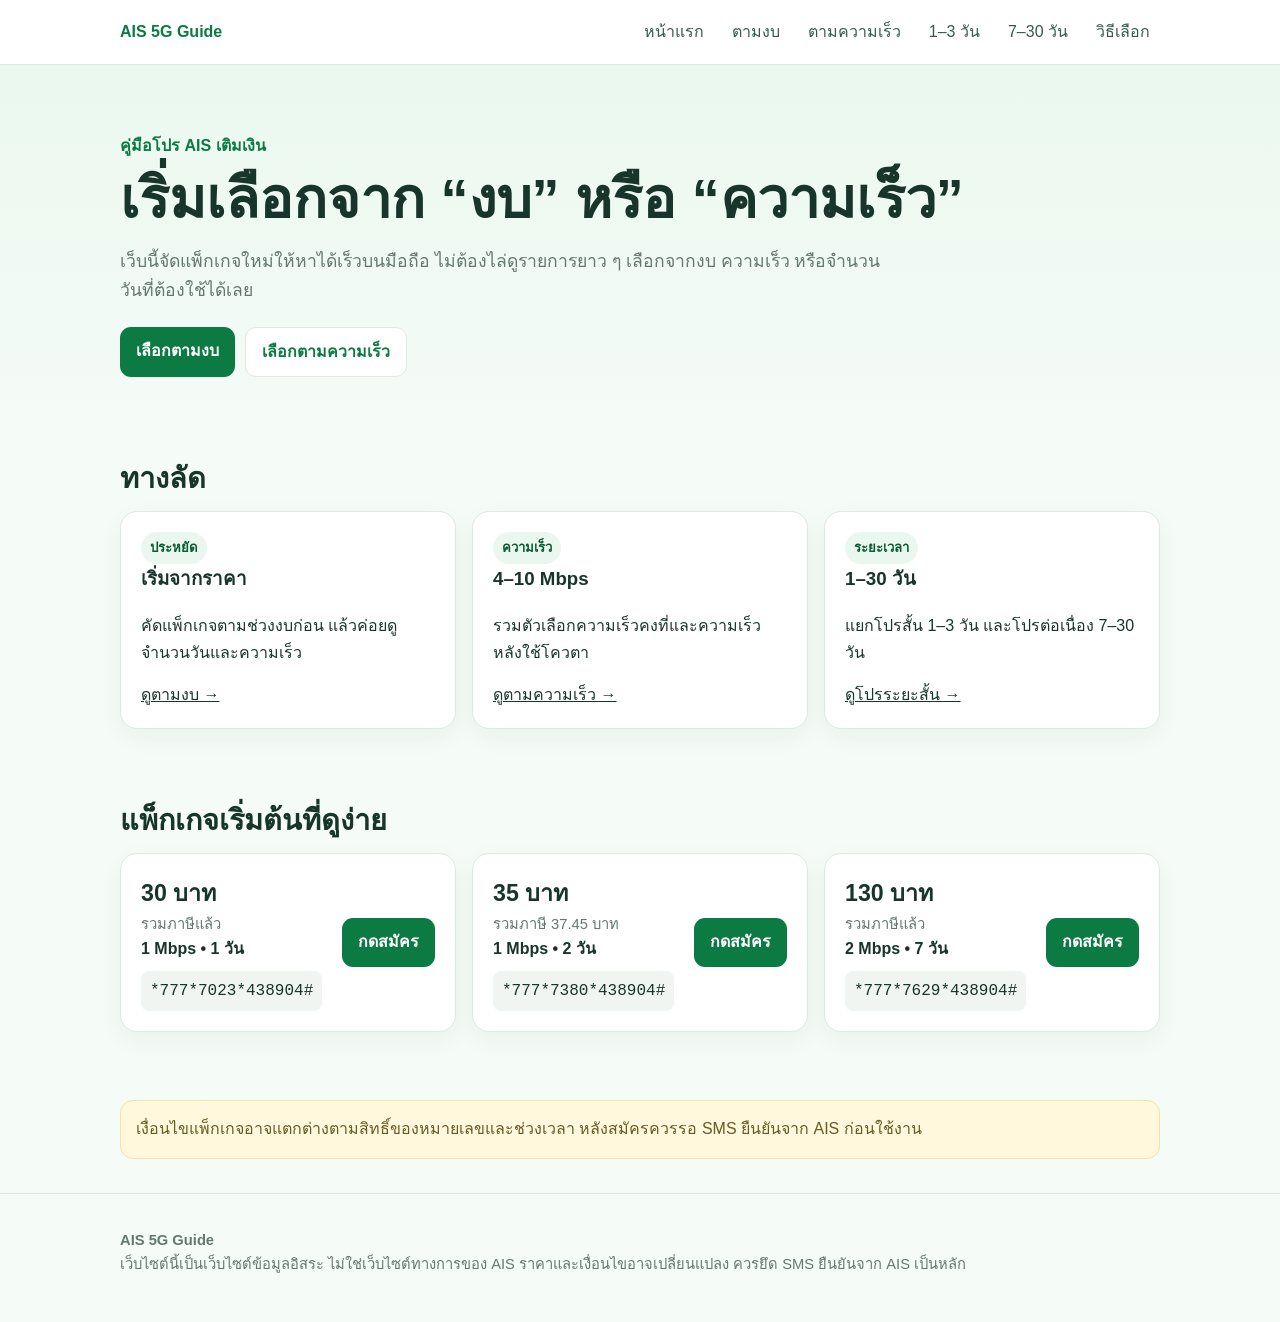
<file: index.html>
<!doctype html><html lang="th"><head><meta charset="utf-8"><meta name="viewport" content="width=device-width,initial-scale=1"><title>โปรเน็ต AIS เติมเงิน เลือกตามงบและความเร็ว | AIS 5G Guide</title><meta name="description" content="รวมโปรเน็ต AIS เติมเงิน จัดตามงบ ความเร็ว และจำนวนวันที่ใช้งาน พร้อมรหัสสมัคร"><meta name="robots" content="index,follow"><link rel="stylesheet" href="style.css"></head><body><header><div class="wrap nav"><a class="brand" href="index.html">AIS 5G Guide</a><nav><a href="index.html">หน้าแรก</a><a href="budget.html">ตามงบ</a><a href="speed.html">ตามความเร็ว</a><a href="short-term.html">1–3 วัน</a><a href="long-term.html">7–30 วัน</a><a href="guide.html">วิธีเลือก</a></nav></div></header><main><section class="hero"><div class="wrap"><div class="eyebrow">คู่มือโปร AIS เติมเงิน</div><h1>เริ่มเลือกจาก “งบ” หรือ “ความเร็ว”</h1><p class="lead">เว็บนี้จัดแพ็กเกจใหม่ให้หาได้เร็วบนมือถือ ไม่ต้องไล่ดูรายการยาว ๆ เลือกจากงบ ความเร็ว หรือจำนวนวันที่ต้องใช้ได้เลย</p><div class="actions"><a class="btn" href="budget.html">เลือกตามงบ</a><a class="btn alt" href="speed.html">เลือกตามความเร็ว</a></div></div></section><section><div class="wrap"><h2 class="title">ทางลัด</h2><div class="grid"><div class="card"><span class="tag">ประหยัด</span><h3>เริ่มจากราคา</h3><p>คัดแพ็กเกจตามช่วงงบก่อน แล้วค่อยดูจำนวนวันและความเร็ว</p><a href="budget.html">ดูตามงบ →</a></div><div class="card"><span class="tag">ความเร็ว</span><h3>4–10 Mbps</h3><p>รวมตัวเลือกความเร็วคงที่และความเร็วหลังใช้โควตา</p><a href="speed.html">ดูตามความเร็ว →</a></div><div class="card"><span class="tag">ระยะเวลา</span><h3>1–30 วัน</h3><p>แยกโปรสั้น 1–3 วัน และโปรต่อเนื่อง 7–30 วัน</p><a href="short-term.html">ดูโปรระยะสั้น →</a></div></div></div></section><section><div class="wrap"><h2 class="title">แพ็กเกจเริ่มต้นที่ดูง่าย</h2><div class="grid"><article class="card plan"><div><div class="price">30 บาท</div><div class="meta">รวมภาษีแล้ว</div><strong>1 Mbps • 1 วัน</strong><br><span class="code">*777*7023*438904#</span></div><a class="btn" href="tel:*777*7023*438904%23">กดสมัคร</a></article><article class="card plan"><div><div class="price">35 บาท</div><div class="meta">รวมภาษี 37.45 บาท</div><strong>1 Mbps • 2 วัน</strong><br><span class="code">*777*7380*438904#</span></div><a class="btn" href="tel:*777*7380*438904%23">กดสมัคร</a></article><article class="card plan"><div><div class="price">130 บาท</div><div class="meta">รวมภาษีแล้ว</div><strong>2 Mbps • 7 วัน</strong><br><span class="code">*777*7629*438904#</span></div><a class="btn" href="tel:*777*7629*438904%23">กดสมัคร</a></article></div></div></section><section><div class="wrap"><div class="notice">เงื่อนไขแพ็กเกจอาจแตกต่างตามสิทธิ์ของหมายเลขและช่วงเวลา หลังสมัครควรรอ SMS ยืนยันจาก AIS ก่อนใช้งาน</div></div></section></main><footer class="footer"><div class="wrap"><strong>AIS 5G Guide</strong><br>เว็บไซต์นี้เป็นเว็บไซต์ข้อมูลอิสระ ไม่ใช่เว็บไซต์ทางการของ AIS ราคาและเงื่อนไขอาจเปลี่ยนแปลง ควรยึด SMS ยืนยันจาก AIS เป็นหลัก</div></footer></body></html>
</file>
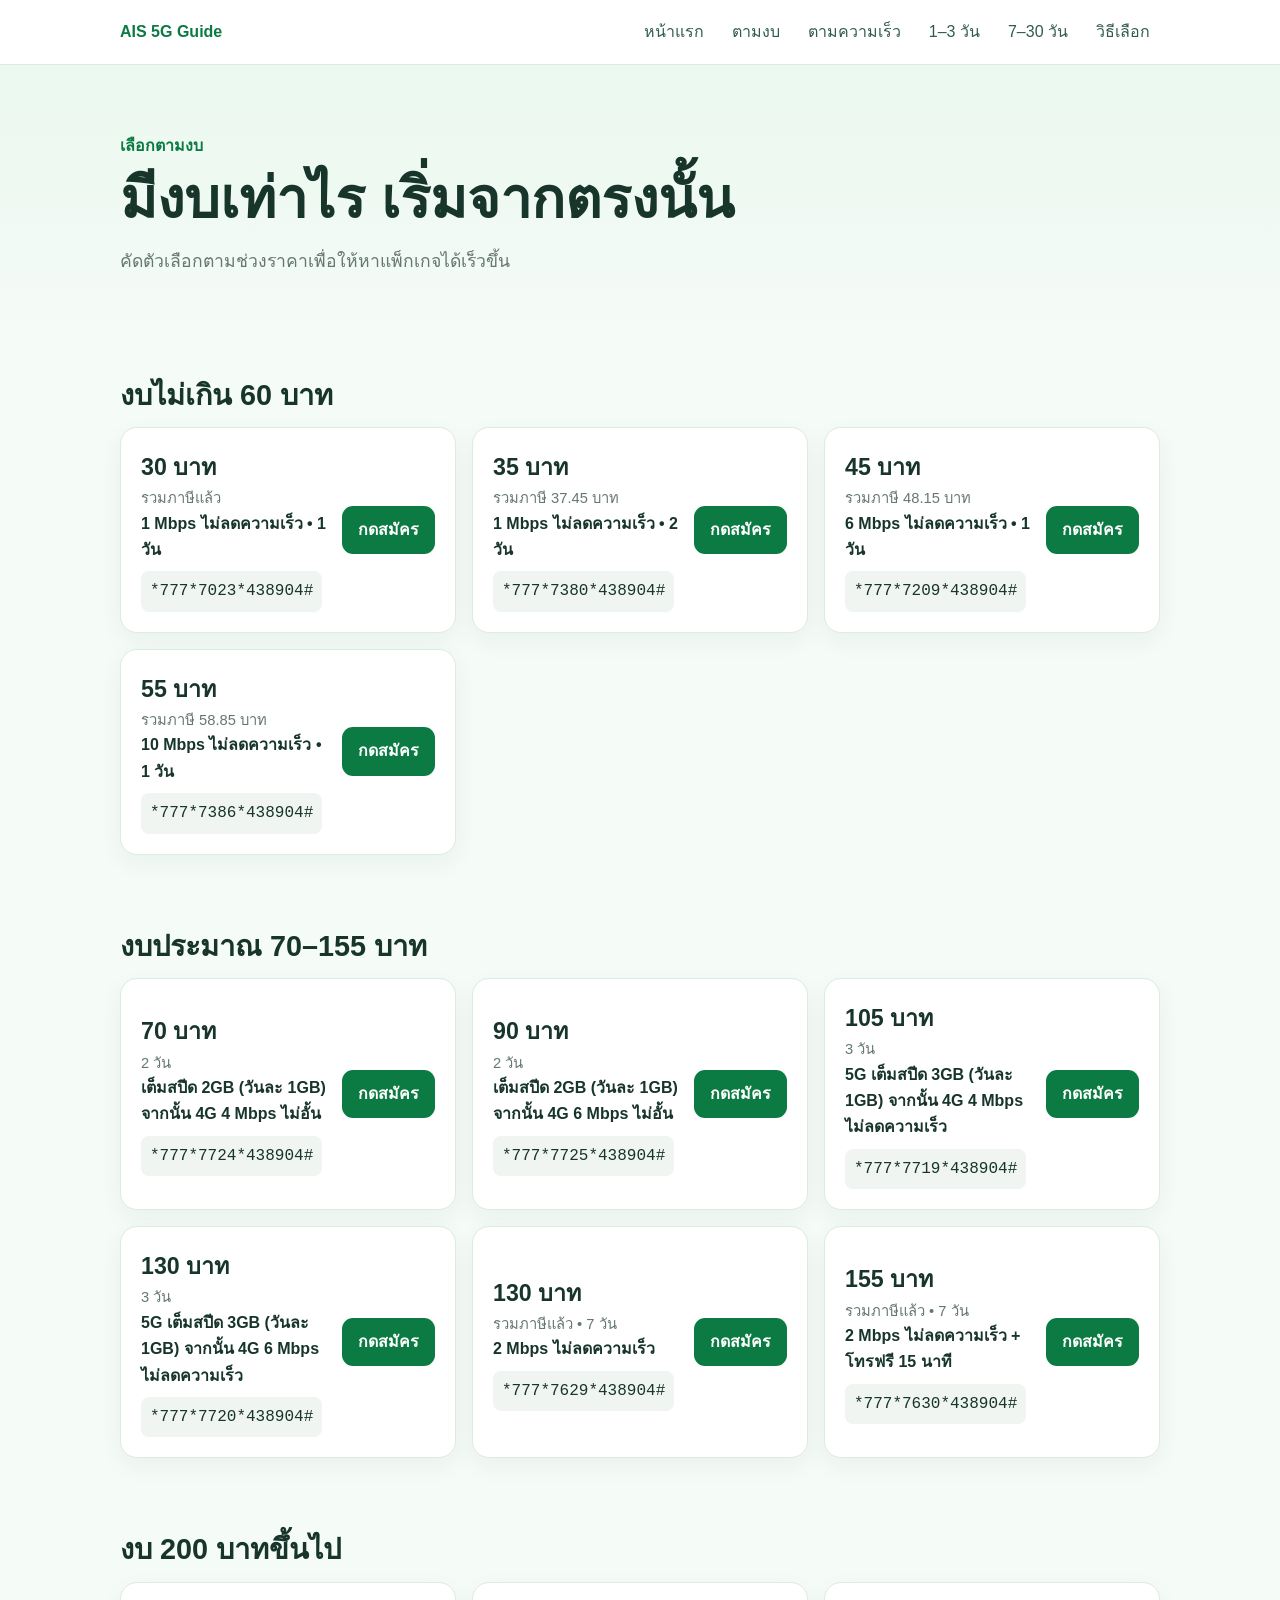
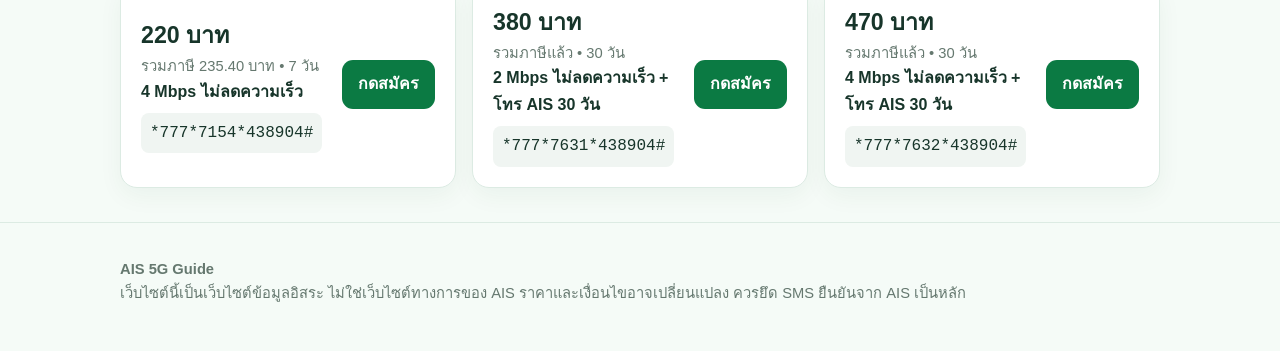
<file: budget.html>
<!doctype html><html lang="th"><head><meta charset="utf-8"><meta name="viewport" content="width=device-width,initial-scale=1"><title>โปรเน็ต AIS เลือกตามงบ ราคาเริ่ม 30 บาท | AIS 5G Guide</title><meta name="description" content="เลือกโปร AIS เติมเงินตามงบ พร้อมความเร็ว ระยะเวลา และรหัสสมัคร"><meta name="robots" content="index,follow"><link rel="canonical" href="https://lnwaith-sudo.github.io/ais5g/budget.html"><link rel="stylesheet" href="style.css"></head><body><header><div class="wrap nav"><a class="brand" href="index.html">AIS 5G Guide</a><nav><a href="index.html">หน้าแรก</a><a href="budget.html">ตามงบ</a><a href="speed.html">ตามความเร็ว</a><a href="short-term.html">1–3 วัน</a><a href="long-term.html">7–30 วัน</a><a href="guide.html">วิธีเลือก</a></nav></div></header><main><section class="hero"><div class="wrap"><div class="eyebrow">เลือกตามงบ</div><h1>มีงบเท่าไร เริ่มจากตรงนั้น</h1><p class="lead">คัดตัวเลือกตามช่วงราคาเพื่อให้หาแพ็กเกจได้เร็วขึ้น</p></div></section>
<section><div class="wrap"><h2 class="title">งบไม่เกิน 60 บาท</h2><div class="grid">
<article class="card plan"><div><div class="price">30 บาท</div><div class="meta">รวมภาษีแล้ว</div><strong>1 Mbps ไม่ลดความเร็ว • 1 วัน</strong><br><span class="code">*777*7023*438904#</span></div><a class="btn" href="tel:*777*7023*438904%23">กดสมัคร</a></article>
<article class="card plan"><div><div class="price">35 บาท</div><div class="meta">รวมภาษี 37.45 บาท</div><strong>1 Mbps ไม่ลดความเร็ว • 2 วัน</strong><br><span class="code">*777*7380*438904#</span></div><a class="btn" href="tel:*777*7380*438904%23">กดสมัคร</a></article>
<article class="card plan"><div><div class="price">45 บาท</div><div class="meta">รวมภาษี 48.15 บาท</div><strong>6 Mbps ไม่ลดความเร็ว • 1 วัน</strong><br><span class="code">*777*7209*438904#</span></div><a class="btn" href="tel:*777*7209*438904%23">กดสมัคร</a></article>
<article class="card plan"><div><div class="price">55 บาท</div><div class="meta">รวมภาษี 58.85 บาท</div><strong>10 Mbps ไม่ลดความเร็ว • 1 วัน</strong><br><span class="code">*777*7386*438904#</span></div><a class="btn" href="tel:*777*7386*438904%23">กดสมัคร</a></article>
</div></div></section>
<section><div class="wrap"><h2 class="title">งบประมาณ 70–155 บาท</h2><div class="grid">
<article class="card plan"><div><div class="price">70 บาท</div><div class="meta">2 วัน</div><strong>เต็มสปีด 2GB (วันละ 1GB) จากนั้น 4G 4 Mbps ไม่อั้น</strong><br><span class="code">*777*7724*438904#</span></div><a class="btn" href="tel:*777*7724*438904%23">กดสมัคร</a></article>
<article class="card plan"><div><div class="price">90 บาท</div><div class="meta">2 วัน</div><strong>เต็มสปีด 2GB (วันละ 1GB) จากนั้น 4G 6 Mbps ไม่อั้น</strong><br><span class="code">*777*7725*438904#</span></div><a class="btn" href="tel:*777*7725*438904%23">กดสมัคร</a></article>
<article class="card plan"><div><div class="price">105 บาท</div><div class="meta">3 วัน</div><strong>5G เต็มสปีด 3GB (วันละ 1GB) จากนั้น 4G 4 Mbps ไม่ลดความเร็ว</strong><br><span class="code">*777*7719*438904#</span></div><a class="btn" href="tel:*777*7719*438904%23">กดสมัคร</a></article>
<article class="card plan"><div><div class="price">130 บาท</div><div class="meta">3 วัน</div><strong>5G เต็มสปีด 3GB (วันละ 1GB) จากนั้น 4G 6 Mbps ไม่ลดความเร็ว</strong><br><span class="code">*777*7720*438904#</span></div><a class="btn" href="tel:*777*7720*438904%23">กดสมัคร</a></article>
<article class="card plan"><div><div class="price">130 บาท</div><div class="meta">รวมภาษีแล้ว • 7 วัน</div><strong>2 Mbps ไม่ลดความเร็ว</strong><br><span class="code">*777*7629*438904#</span></div><a class="btn" href="tel:*777*7629*438904%23">กดสมัคร</a></article>
<article class="card plan"><div><div class="price">155 บาท</div><div class="meta">รวมภาษีแล้ว • 7 วัน</div><strong>2 Mbps ไม่ลดความเร็ว + โทรฟรี 15 นาที</strong><br><span class="code">*777*7630*438904#</span></div><a class="btn" href="tel:*777*7630*438904%23">กดสมัคร</a></article>
</div></div></section>
<section><div class="wrap"><h2 class="title">งบ 200 บาทขึ้นไป</h2><div class="grid">
<article class="card plan"><div><div class="price">220 บาท</div><div class="meta">รวมภาษี 235.40 บาท • 7 วัน</div><strong>4 Mbps ไม่ลดความเร็ว</strong><br><span class="code">*777*7154*438904#</span></div><a class="btn" href="tel:*777*7154*438904%23">กดสมัคร</a></article>
<article class="card plan"><div><div class="price">380 บาท</div><div class="meta">รวมภาษีแล้ว • 30 วัน</div><strong>2 Mbps ไม่ลดความเร็ว + โทร AIS 30 วัน</strong><br><span class="code">*777*7631*438904#</span></div><a class="btn" href="tel:*777*7631*438904%23">กดสมัคร</a></article>
<article class="card plan"><div><div class="price">470 บาท</div><div class="meta">รวมภาษีแล้ว • 30 วัน</div><strong>4 Mbps ไม่ลดความเร็ว + โทร AIS 30 วัน</strong><br><span class="code">*777*7632*438904#</span></div><a class="btn" href="tel:*777*7632*438904%23">กดสมัคร</a></article>
</div></div></section></main><footer class="footer"><div class="wrap"><strong>AIS 5G Guide</strong><br>เว็บไซต์นี้เป็นเว็บไซต์ข้อมูลอิสระ ไม่ใช่เว็บไซต์ทางการของ AIS ราคาและเงื่อนไขอาจเปลี่ยนแปลง ควรยึด SMS ยืนยันจาก AIS เป็นหลัก</div></footer></body></html>
</file>
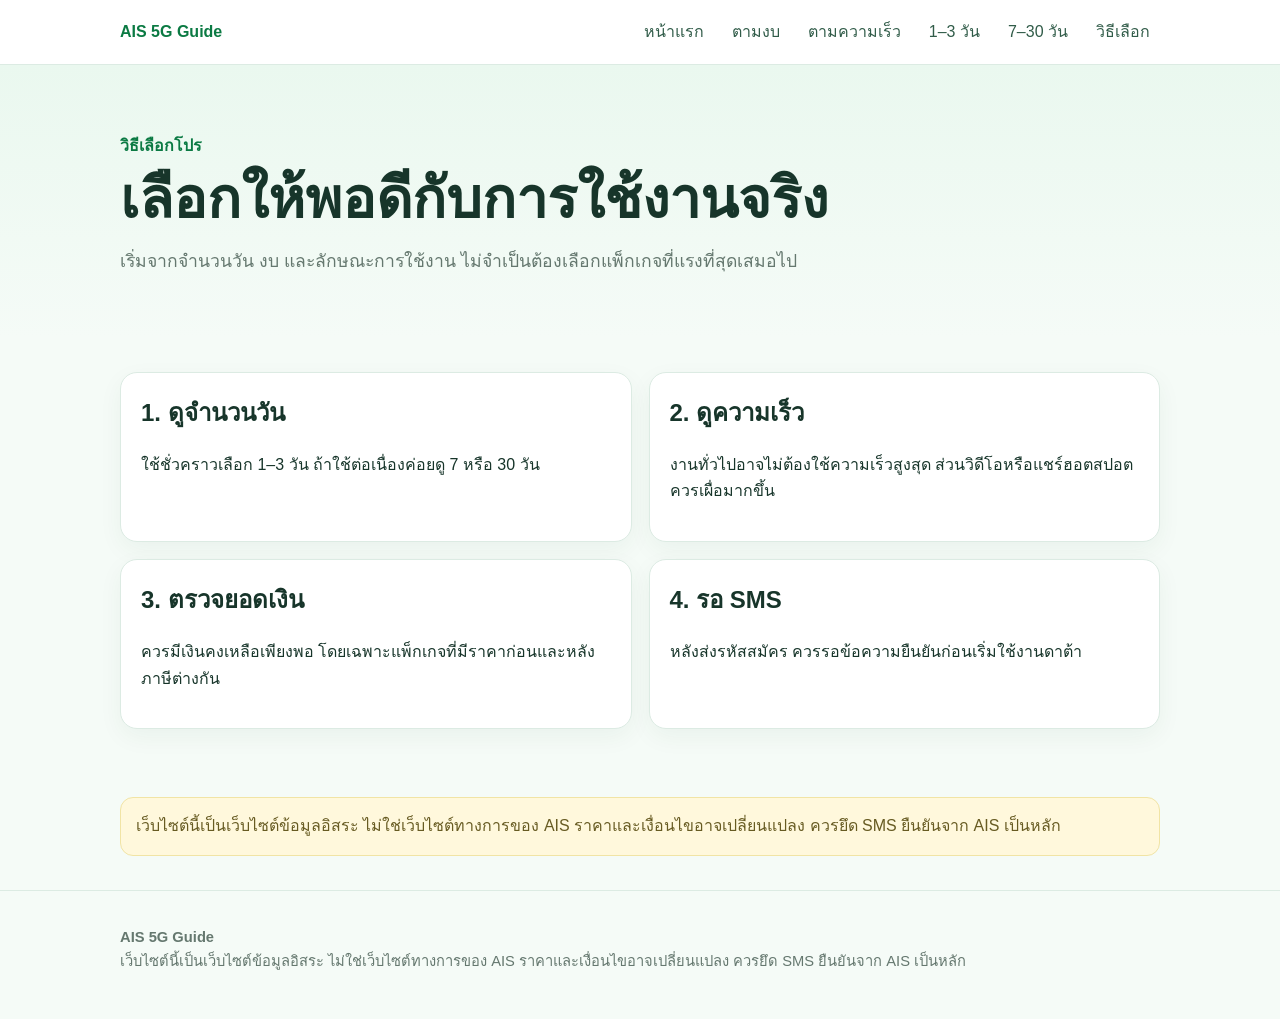
<file: guide.html>
<!doctype html><html lang="th"><head><meta charset="utf-8"><meta name="viewport" content="width=device-width,initial-scale=1"><title>วิธีเลือกโปรเน็ต AIS เติมเงิน | AIS 5G Guide</title><meta name="description" content="วิธีเลือกโปร AIS จากจำนวนวัน ความเร็ว งบ และขั้นตอนหลังสมัคร"><meta name="robots" content="index,follow"><link rel="stylesheet" href="style.css"></head><body><header><div class="wrap nav"><a class="brand" href="index.html">AIS 5G Guide</a><nav><a href="index.html">หน้าแรก</a><a href="budget.html">ตามงบ</a><a href="speed.html">ตามความเร็ว</a><a href="short-term.html">1–3 วัน</a><a href="long-term.html">7–30 วัน</a><a href="guide.html">วิธีเลือก</a></nav></div></header><main><section class="hero"><div class="wrap"><div class="eyebrow">วิธีเลือกโปร</div><h1>เลือกให้พอดีกับการใช้งานจริง</h1><p class="lead">เริ่มจากจำนวนวัน งบ และลักษณะการใช้งาน ไม่จำเป็นต้องเลือกแพ็กเกจที่แรงที่สุดเสมอไป</p></div></section><section><div class="wrap two"><div class="card"><h2>1. ดูจำนวนวัน</h2><p>ใช้ชั่วคราวเลือก 1–3 วัน ถ้าใช้ต่อเนื่องค่อยดู 7 หรือ 30 วัน</p></div><div class="card"><h2>2. ดูความเร็ว</h2><p>งานทั่วไปอาจไม่ต้องใช้ความเร็วสูงสุด ส่วนวิดีโอหรือแชร์ฮอตสปอตควรเผื่อมากขึ้น</p></div><div class="card"><h2>3. ตรวจยอดเงิน</h2><p>ควรมีเงินคงเหลือเพียงพอ โดยเฉพาะแพ็กเกจที่มีราคาก่อนและหลังภาษีต่างกัน</p></div><div class="card"><h2>4. รอ SMS</h2><p>หลังส่งรหัสสมัคร ควรรอข้อความยืนยันก่อนเริ่มใช้งานดาต้า</p></div></div></section><section><div class="wrap"><div class="notice">เว็บไซต์นี้เป็นเว็บไซต์ข้อมูลอิสระ ไม่ใช่เว็บไซต์ทางการของ AIS ราคาและเงื่อนไขอาจเปลี่ยนแปลง ควรยึด SMS ยืนยันจาก AIS เป็นหลัก</div></div></section></main><footer class="footer"><div class="wrap"><strong>AIS 5G Guide</strong><br>เว็บไซต์นี้เป็นเว็บไซต์ข้อมูลอิสระ ไม่ใช่เว็บไซต์ทางการของ AIS ราคาและเงื่อนไขอาจเปลี่ยนแปลง ควรยึด SMS ยืนยันจาก AIS เป็นหลัก</div></footer></body></html>
</file>
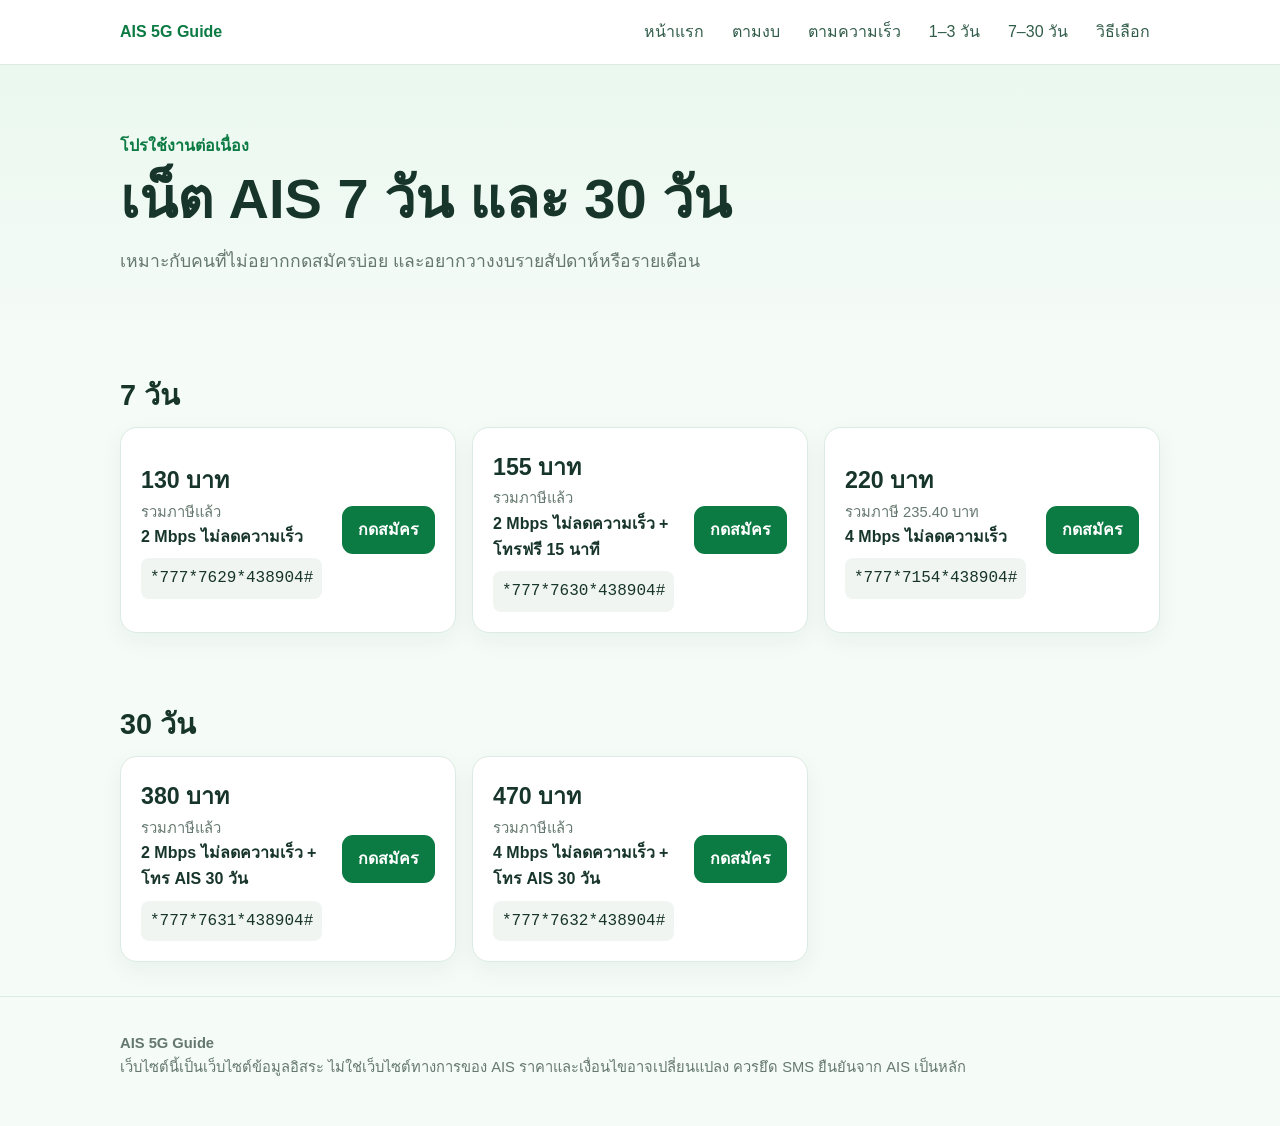
<file: long-term.html>
<!doctype html><html lang="th"><head><meta charset="utf-8"><meta name="viewport" content="width=device-width,initial-scale=1"><title>โปรเน็ต AIS 7 วัน 30 วัน | AIS 5G Guide</title><meta name="description" content="รวมโปร AIS 7 วัน และ 30 วัน รายสัปดาห์และรายเดือน พร้อมรหัสสมัคร"><meta name="robots" content="index,follow"><link rel="stylesheet" href="style.css"></head><body><header><div class="wrap nav"><a class="brand" href="index.html">AIS 5G Guide</a><nav><a href="index.html">หน้าแรก</a><a href="budget.html">ตามงบ</a><a href="speed.html">ตามความเร็ว</a><a href="short-term.html">1–3 วัน</a><a href="long-term.html">7–30 วัน</a><a href="guide.html">วิธีเลือก</a></nav></div></header><main><section class="hero"><div class="wrap"><div class="eyebrow">โปรใช้งานต่อเนื่อง</div><h1>เน็ต AIS 7 วัน และ 30 วัน</h1><p class="lead">เหมาะกับคนที่ไม่อยากกดสมัครบ่อย และอยากวางงบรายสัปดาห์หรือรายเดือน</p></div></section><section><div class="wrap"><h2 class="title">7 วัน</h2><div class="grid"><article class="card plan"><div><div class="price">130 บาท</div><div class="meta">รวมภาษีแล้ว</div><strong>2 Mbps ไม่ลดความเร็ว</strong><br><span class="code">*777*7629*438904#</span></div><a class="btn" href="tel:*777*7629*438904%23">กดสมัคร</a></article><article class="card plan"><div><div class="price">155 บาท</div><div class="meta">รวมภาษีแล้ว</div><strong>2 Mbps ไม่ลดความเร็ว + โทรฟรี 15 นาที</strong><br><span class="code">*777*7630*438904#</span></div><a class="btn" href="tel:*777*7630*438904%23">กดสมัคร</a></article><article class="card plan"><div><div class="price">220 บาท</div><div class="meta">รวมภาษี 235.40 บาท</div><strong>4 Mbps ไม่ลดความเร็ว</strong><br><span class="code">*777*7154*438904#</span></div><a class="btn" href="tel:*777*7154*438904%23">กดสมัคร</a></article></div></div></section><section><div class="wrap"><h2 class="title">30 วัน</h2><div class="grid"><article class="card plan"><div><div class="price">380 บาท</div><div class="meta">รวมภาษีแล้ว</div><strong>2 Mbps ไม่ลดความเร็ว + โทร AIS 30 วัน</strong><br><span class="code">*777*7631*438904#</span></div><a class="btn" href="tel:*777*7631*438904%23">กดสมัคร</a></article><article class="card plan"><div><div class="price">470 บาท</div><div class="meta">รวมภาษีแล้ว</div><strong>4 Mbps ไม่ลดความเร็ว + โทร AIS 30 วัน</strong><br><span class="code">*777*7632*438904#</span></div><a class="btn" href="tel:*777*7632*438904%23">กดสมัคร</a></article></div></div></section></main><footer class="footer"><div class="wrap"><strong>AIS 5G Guide</strong><br>เว็บไซต์นี้เป็นเว็บไซต์ข้อมูลอิสระ ไม่ใช่เว็บไซต์ทางการของ AIS ราคาและเงื่อนไขอาจเปลี่ยนแปลง ควรยึด SMS ยืนยันจาก AIS เป็นหลัก</div></footer></body></html>
</file>
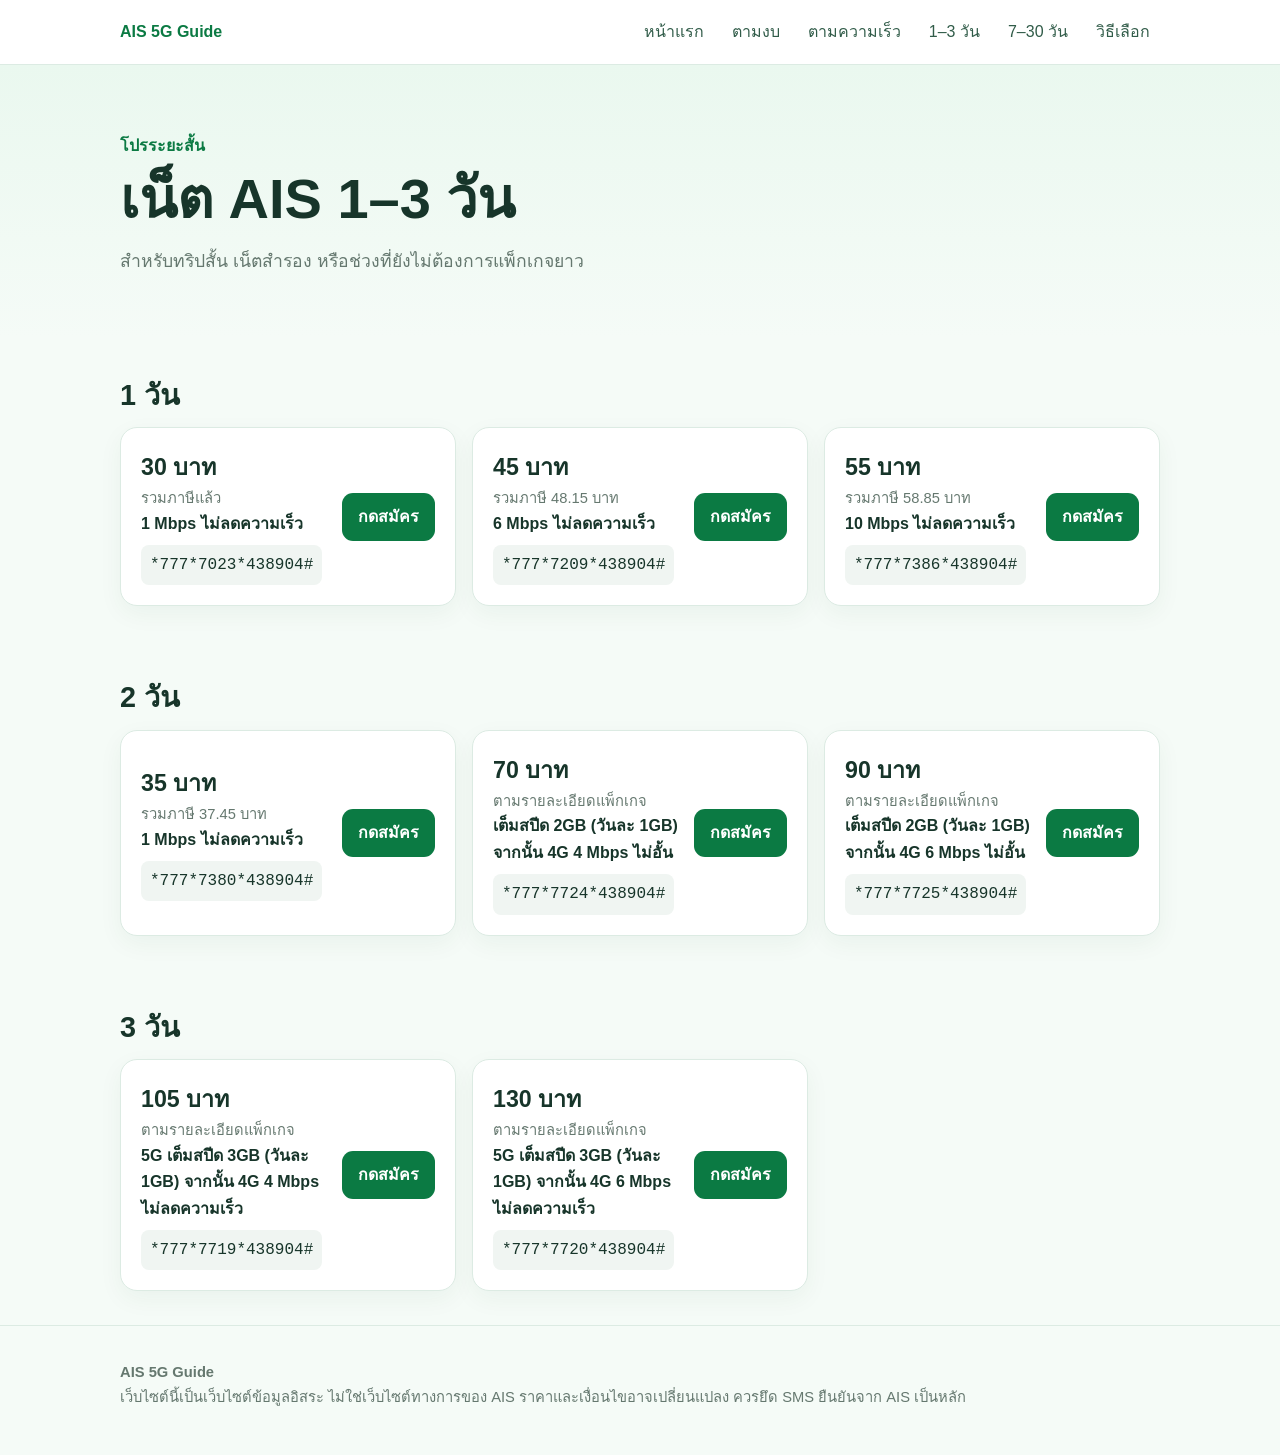
<file: short-term.html>
<!doctype html><html lang="th"><head><meta charset="utf-8"><meta name="viewport" content="width=device-width,initial-scale=1"><title>โปรเน็ต AIS 1 วัน 2 วัน 3 วัน | AIS 5G Guide</title><meta name="description" content="รวมโปร AIS 1 วัน 2 วัน 3 วัน พร้อมราคา ความเร็ว และรหัสสมัคร"><meta name="robots" content="index,follow"><link rel="stylesheet" href="style.css"></head><body><header><div class="wrap nav"><a class="brand" href="index.html">AIS 5G Guide</a><nav><a href="index.html">หน้าแรก</a><a href="budget.html">ตามงบ</a><a href="speed.html">ตามความเร็ว</a><a href="short-term.html">1–3 วัน</a><a href="long-term.html">7–30 วัน</a><a href="guide.html">วิธีเลือก</a></nav></div></header><main><section class="hero"><div class="wrap"><div class="eyebrow">โปรระยะสั้น</div><h1>เน็ต AIS 1–3 วัน</h1><p class="lead">สำหรับทริปสั้น เน็ตสำรอง หรือช่วงที่ยังไม่ต้องการแพ็กเกจยาว</p></div></section><section><div class="wrap"><h2 class="title">1 วัน</h2><div class="grid"><article class="card plan"><div><div class="price">30 บาท</div><div class="meta">รวมภาษีแล้ว</div><strong>1 Mbps ไม่ลดความเร็ว</strong><br><span class="code">*777*7023*438904#</span></div><a class="btn" href="tel:*777*7023*438904%23">กดสมัคร</a></article><article class="card plan"><div><div class="price">45 บาท</div><div class="meta">รวมภาษี 48.15 บาท</div><strong>6 Mbps ไม่ลดความเร็ว</strong><br><span class="code">*777*7209*438904#</span></div><a class="btn" href="tel:*777*7209*438904%23">กดสมัคร</a></article><article class="card plan"><div><div class="price">55 บาท</div><div class="meta">รวมภาษี 58.85 บาท</div><strong>10 Mbps ไม่ลดความเร็ว</strong><br><span class="code">*777*7386*438904#</span></div><a class="btn" href="tel:*777*7386*438904%23">กดสมัคร</a></article></div></div></section><section><div class="wrap"><h2 class="title">2 วัน</h2><div class="grid"><article class="card plan"><div><div class="price">35 บาท</div><div class="meta">รวมภาษี 37.45 บาท</div><strong>1 Mbps ไม่ลดความเร็ว</strong><br><span class="code">*777*7380*438904#</span></div><a class="btn" href="tel:*777*7380*438904%23">กดสมัคร</a></article><article class="card plan"><div><div class="price">70 บาท</div><div class="meta">ตามรายละเอียดแพ็กเกจ</div><strong>เต็มสปีด 2GB (วันละ 1GB) จากนั้น 4G 4 Mbps ไม่อั้น</strong><br><span class="code">*777*7724*438904#</span></div><a class="btn" href="tel:*777*7724*438904%23">กดสมัคร</a></article><article class="card plan"><div><div class="price">90 บาท</div><div class="meta">ตามรายละเอียดแพ็กเกจ</div><strong>เต็มสปีด 2GB (วันละ 1GB) จากนั้น 4G 6 Mbps ไม่อั้น</strong><br><span class="code">*777*7725*438904#</span></div><a class="btn" href="tel:*777*7725*438904%23">กดสมัคร</a></article></div></div></section><section><div class="wrap"><h2 class="title">3 วัน</h2><div class="grid"><article class="card plan"><div><div class="price">105 บาท</div><div class="meta">ตามรายละเอียดแพ็กเกจ</div><strong>5G เต็มสปีด 3GB (วันละ 1GB) จากนั้น 4G 4 Mbps ไม่ลดความเร็ว</strong><br><span class="code">*777*7719*438904#</span></div><a class="btn" href="tel:*777*7719*438904%23">กดสมัคร</a></article><article class="card plan"><div><div class="price">130 บาท</div><div class="meta">ตามรายละเอียดแพ็กเกจ</div><strong>5G เต็มสปีด 3GB (วันละ 1GB) จากนั้น 4G 6 Mbps ไม่ลดความเร็ว</strong><br><span class="code">*777*7720*438904#</span></div><a class="btn" href="tel:*777*7720*438904%23">กดสมัคร</a></article></div></div></section></main><footer class="footer"><div class="wrap"><strong>AIS 5G Guide</strong><br>เว็บไซต์นี้เป็นเว็บไซต์ข้อมูลอิสระ ไม่ใช่เว็บไซต์ทางการของ AIS ราคาและเงื่อนไขอาจเปลี่ยนแปลง ควรยึด SMS ยืนยันจาก AIS เป็นหลัก</div></footer></body></html>
</file>
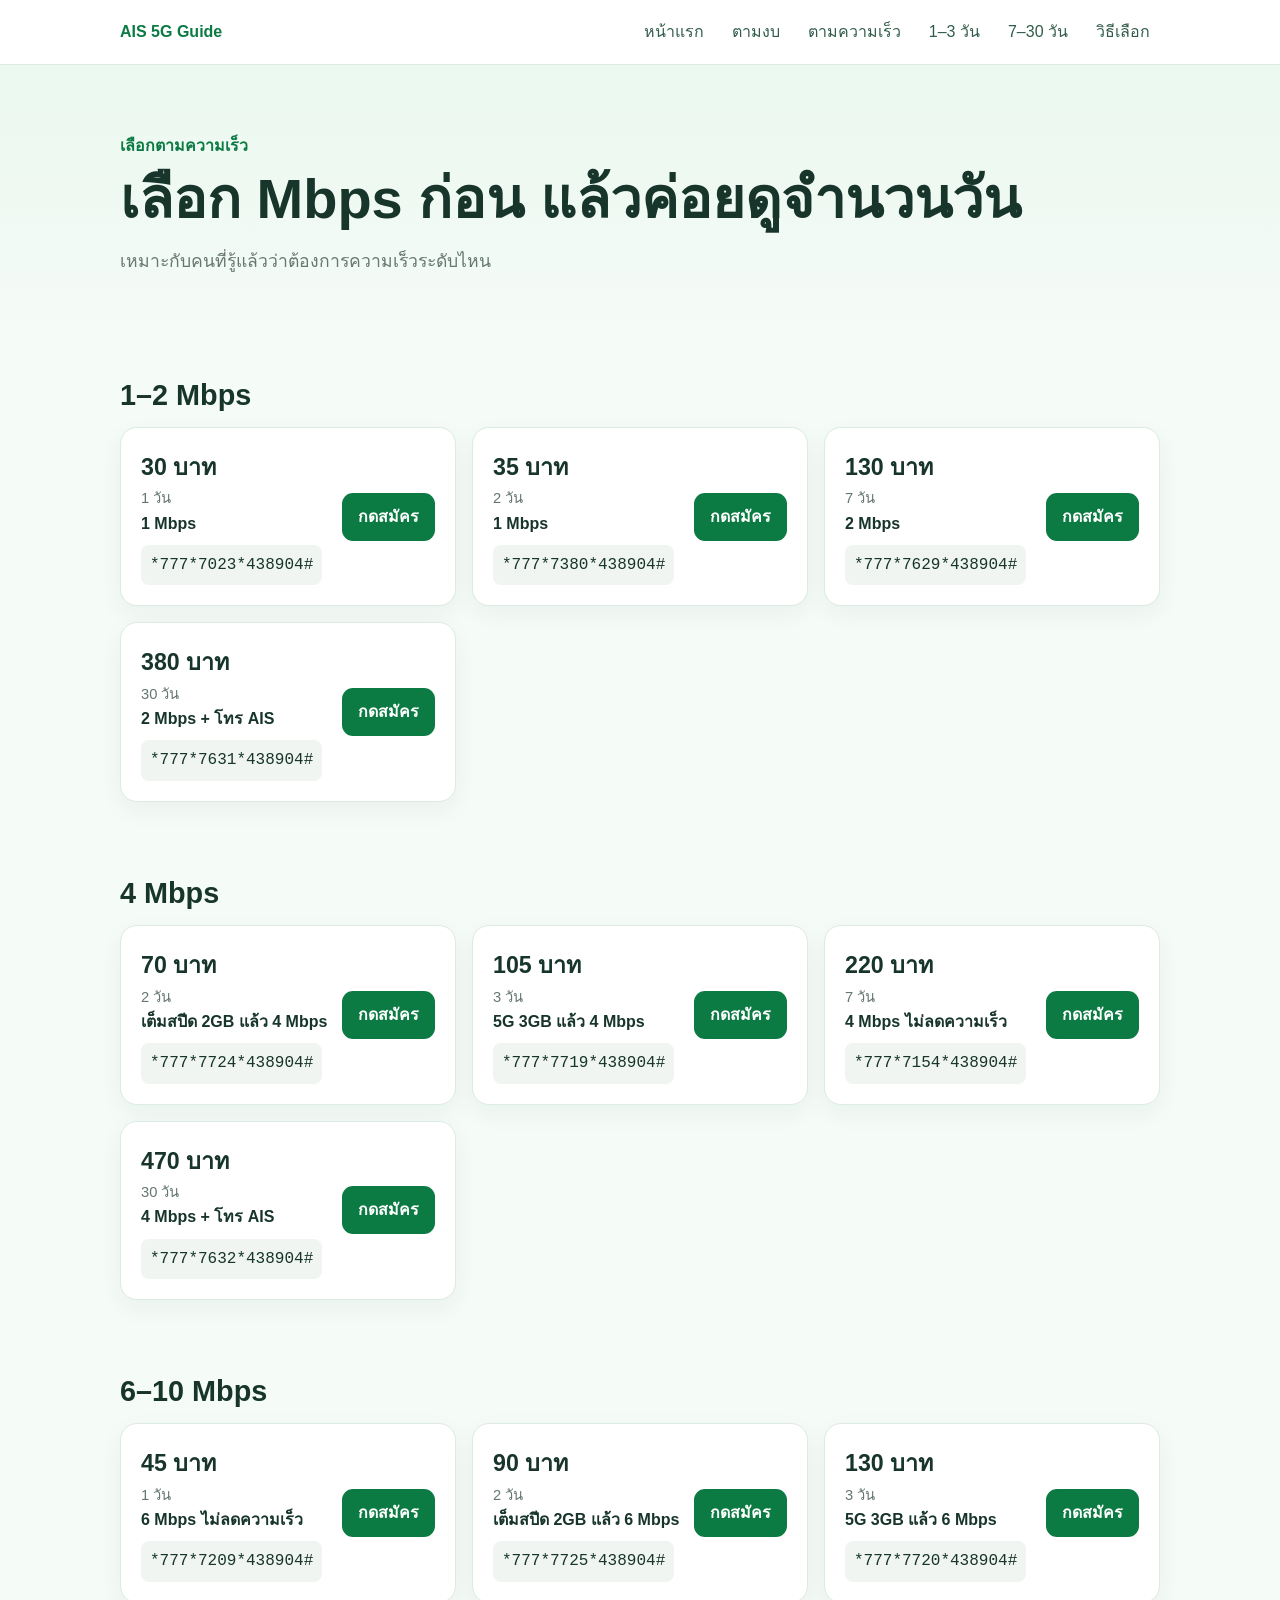
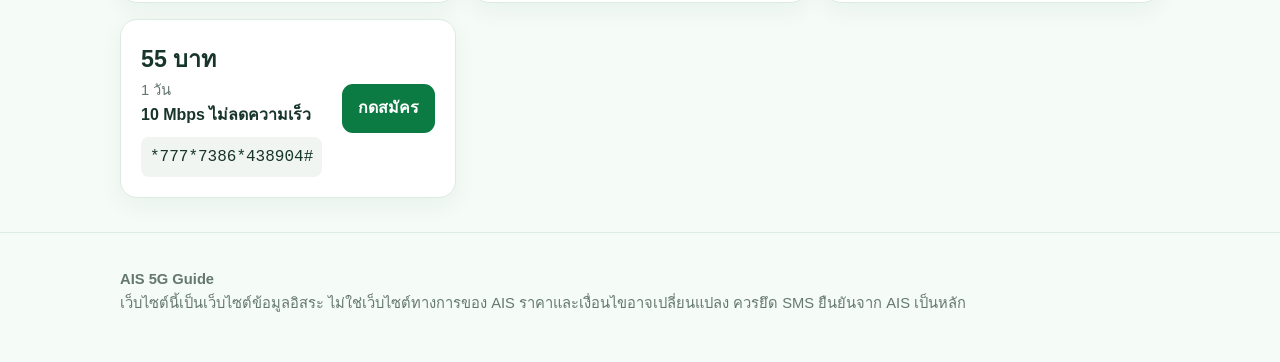
<file: speed.html>
<!doctype html><html lang="th"><head><meta charset="utf-8"><meta name="viewport" content="width=device-width,initial-scale=1"><title>โปรเน็ต AIS 1–10 Mbps เลือกตามความเร็ว | AIS 5G Guide</title><meta name="description" content="เปรียบเทียบโปร AIS ตามความเร็ว 1, 2, 4, 6 และ 10 Mbps พร้อมราคาและรหัสสมัคร"><meta name="robots" content="index,follow"><link rel="stylesheet" href="style.css"></head><body><header><div class="wrap nav"><a class="brand" href="index.html">AIS 5G Guide</a><nav><a href="index.html">หน้าแรก</a><a href="budget.html">ตามงบ</a><a href="speed.html">ตามความเร็ว</a><a href="short-term.html">1–3 วัน</a><a href="long-term.html">7–30 วัน</a><a href="guide.html">วิธีเลือก</a></nav></div></header><main><section class="hero"><div class="wrap"><div class="eyebrow">เลือกตามความเร็ว</div><h1>เลือก Mbps ก่อน แล้วค่อยดูจำนวนวัน</h1><p class="lead">เหมาะกับคนที่รู้แล้วว่าต้องการความเร็วระดับไหน</p></div></section><section><div class="wrap"><h2 class="title">1–2 Mbps</h2><div class="grid"><article class="card plan"><div><div class="price">30 บาท</div><div class="meta">1 วัน</div><strong>1 Mbps</strong><br><span class="code">*777*7023*438904#</span></div><a class="btn" href="tel:*777*7023*438904%23">กดสมัคร</a></article><article class="card plan"><div><div class="price">35 บาท</div><div class="meta">2 วัน</div><strong>1 Mbps</strong><br><span class="code">*777*7380*438904#</span></div><a class="btn" href="tel:*777*7380*438904%23">กดสมัคร</a></article><article class="card plan"><div><div class="price">130 บาท</div><div class="meta">7 วัน</div><strong>2 Mbps</strong><br><span class="code">*777*7629*438904#</span></div><a class="btn" href="tel:*777*7629*438904%23">กดสมัคร</a></article><article class="card plan"><div><div class="price">380 บาท</div><div class="meta">30 วัน</div><strong>2 Mbps + โทร AIS</strong><br><span class="code">*777*7631*438904#</span></div><a class="btn" href="tel:*777*7631*438904%23">กดสมัคร</a></article></div></div></section><section><div class="wrap"><h2 class="title">4 Mbps</h2><div class="grid"><article class="card plan"><div><div class="price">70 บาท</div><div class="meta">2 วัน</div><strong>เต็มสปีด 2GB แล้ว 4 Mbps</strong><br><span class="code">*777*7724*438904#</span></div><a class="btn" href="tel:*777*7724*438904%23">กดสมัคร</a></article><article class="card plan"><div><div class="price">105 บาท</div><div class="meta">3 วัน</div><strong>5G 3GB แล้ว 4 Mbps</strong><br><span class="code">*777*7719*438904#</span></div><a class="btn" href="tel:*777*7719*438904%23">กดสมัคร</a></article><article class="card plan"><div><div class="price">220 บาท</div><div class="meta">7 วัน</div><strong>4 Mbps ไม่ลดความเร็ว</strong><br><span class="code">*777*7154*438904#</span></div><a class="btn" href="tel:*777*7154*438904%23">กดสมัคร</a></article><article class="card plan"><div><div class="price">470 บาท</div><div class="meta">30 วัน</div><strong>4 Mbps + โทร AIS</strong><br><span class="code">*777*7632*438904#</span></div><a class="btn" href="tel:*777*7632*438904%23">กดสมัคร</a></article></div></div></section><section><div class="wrap"><h2 class="title">6–10 Mbps</h2><div class="grid"><article class="card plan"><div><div class="price">45 บาท</div><div class="meta">1 วัน</div><strong>6 Mbps ไม่ลดความเร็ว</strong><br><span class="code">*777*7209*438904#</span></div><a class="btn" href="tel:*777*7209*438904%23">กดสมัคร</a></article><article class="card plan"><div><div class="price">90 บาท</div><div class="meta">2 วัน</div><strong>เต็มสปีด 2GB แล้ว 6 Mbps</strong><br><span class="code">*777*7725*438904#</span></div><a class="btn" href="tel:*777*7725*438904%23">กดสมัคร</a></article><article class="card plan"><div><div class="price">130 บาท</div><div class="meta">3 วัน</div><strong>5G 3GB แล้ว 6 Mbps</strong><br><span class="code">*777*7720*438904#</span></div><a class="btn" href="tel:*777*7720*438904%23">กดสมัคร</a></article><article class="card plan"><div><div class="price">55 บาท</div><div class="meta">1 วัน</div><strong>10 Mbps ไม่ลดความเร็ว</strong><br><span class="code">*777*7386*438904#</span></div><a class="btn" href="tel:*777*7386*438904%23">กดสมัคร</a></article></div></div></section></main><footer class="footer"><div class="wrap"><strong>AIS 5G Guide</strong><br>เว็บไซต์นี้เป็นเว็บไซต์ข้อมูลอิสระ ไม่ใช่เว็บไซต์ทางการของ AIS ราคาและเงื่อนไขอาจเปลี่ยนแปลง ควรยึด SMS ยืนยันจาก AIS เป็นหลัก</div></footer></body></html>
</file>
<file: style.css>
:root{--g:#0b7a43;--g2:#075a32;--bg:#f5fbf7;--card:#fff;--ink:#17352a;--muted:#65786f;--line:#dcebe3}
*{box-sizing:border-box}body{margin:0;font-family:-apple-system,BlinkMacSystemFont,"Noto Sans Thai","Segoe UI",sans-serif;background:var(--bg);color:var(--ink);line-height:1.65}a{color:inherit}.wrap{max-width:1080px;margin:auto;padding:0 20px}header{background:#fff;border-bottom:1px solid var(--line);position:sticky;top:0;z-index:10}.nav{display:flex;justify-content:space-between;align-items:center;gap:18px;min-height:64px}.brand{font-weight:900;color:var(--g);text-decoration:none}nav{display:flex;gap:8px;flex-wrap:wrap}nav a{text-decoration:none;padding:7px 10px;border-radius:9px;color:#315c49}nav a:hover{background:#eaf7ef}.hero{padding:68px 0 44px;background:linear-gradient(#eaf8ef,#f5fbf7)}.eyebrow{font-weight:800;color:var(--g)}h1{font-size:clamp(2rem,5vw,3.5rem);line-height:1.1;margin:.15em 0}.lead{max-width:780px;color:var(--muted);font-size:1.1rem}.actions{display:flex;gap:10px;flex-wrap:wrap;margin-top:22px}.btn{display:inline-block;background:var(--g);color:#fff;text-decoration:none;padding:11px 16px;border-radius:11px;font-weight:800}.btn.alt{background:#fff;color:var(--g);border:1px solid var(--line)}section{padding:34px 0}.grid{display:grid;grid-template-columns:repeat(3,1fr);gap:16px}.card{background:var(--card);border:1px solid var(--line);border-radius:17px;padding:20px;box-shadow:0 8px 24px rgba(20,70,45,.05)}.card h2,.card h3{margin-top:0}.tag{display:inline-block;background:#eaf7ef;color:var(--g2);padding:5px 9px;border-radius:999px;font-size:.82rem;font-weight:800}.price{font-size:1.45rem;font-weight:900}.meta{color:var(--muted);font-size:.92rem}.code{font-family:ui-monospace,SFMono-Regular,Menlo,monospace;background:#f0f5f2;padding:7px 9px;border-radius:8px;display:inline-block;margin-top:8px}.plan{display:grid;grid-template-columns:1fr auto;gap:14px;align-items:center}.plan .btn{white-space:nowrap}.title{font-size:1.8rem;margin:0 0 8px}.sub{color:var(--muted);margin-top:0}.notice{background:#fff8dc;border:1px solid #f1e4a5;border-radius:13px;padding:15px;color:#675b22}.two{display:grid;grid-template-columns:1fr 1fr;gap:17px}.footer{border-top:1px solid var(--line);padding:34px 0 46px;color:var(--muted);font-size:.92rem}@media(max-width:820px){.grid,.two{grid-template-columns:1fr}.nav{align-items:flex-start;flex-direction:column;padding:12px 0}.plan{grid-template-columns:1fr}.hero{padding-top:44px}}
</file>
